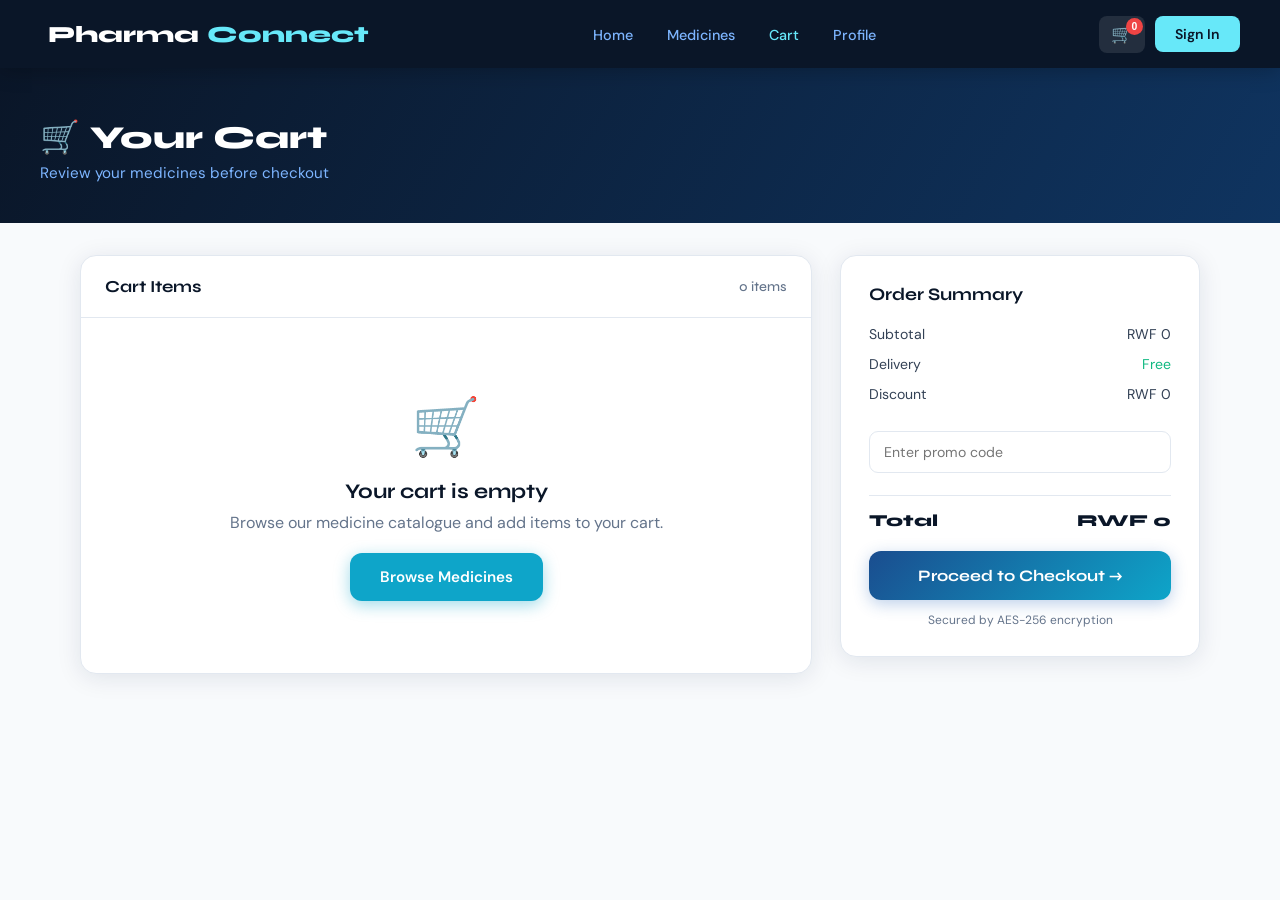
<file: Frontend/cart.html>
<!DOCTYPE html>
<html lang="en">
<head>
  <meta charset="UTF-8"/>
  <meta name="viewport" content="width=device-width, initial-scale=1.0"/>
  <title>PharmaConnect — Cart</title>
  <link href="https://fonts.googleapis.com/css2?family=Syne:wght@400;600;700;800&family=DM+Sans:wght@300;400;500&display=swap" rel="stylesheet"/>
  <link rel="stylesheet" href="../css/style.css"/>
  
  
  
</head>
<body>

<nav>
  <div class="nav-logo" onclick="window.location='index.html'">
    <span></span>Pharma<span>Connect</span>
  </div>
  <ul class="nav-links">
    <li><a href="index.html">Home</a></li>
    <li><a href="medicine.html">Medicines</a></li>
    <li><a href="cart.html" class="active">Cart</a></li>
    <li><a href="profile.html">Profile</a></li>
  </ul>
  <div class="nav-right">
    <button class="cart-btn" onclick="window.location='cart.html'">🛒<span class="cart-badge" id="cart-count">0</span></button>
    <button class="btn-nav-login" onclick="window.location='login.html'">Sign In</button>
  </div>
</nav>

<div class="toast" id="toast"><span></span><span id="toast-msg"></span></div>

<div class="page-header">
  <h1>🛒 Your Cart</h1>
  <p>Review your medicines before checkout</p>
</div>

<div class="cart-layout">
  <div>
    <div class="cart-items-wrap">
      <div class="cart-items-header">
        <span>Cart Items</span>
        <span id="cart-item-count" style="font-size:.85rem;color:var(--gray-500);font-weight:500;">0 items</span>
      </div>
      <div id="cart-items-list"></div>
    </div>
  </div>
  <div>
    <div class="order-summary">
      <h3>Order Summary</h3>
      <div class="summary-row"><span>Subtotal</span><span id="summary-sub">RWF 0</span></div>
      <div class="summary-row"><span>Delivery</span><span style="color:var(--green)">Free</span></div>
      <div class="summary-row"><span>Discount</span><span>RWF 0</span></div>
      <input class="promo-input" type="text" placeholder="Enter promo code">
      <div class="summary-row total"><span>Total</span><span id="summary-total">RWF 0</span></div>
      <button class="checkout-btn" onclick="checkout()">Proceed to Checkout →</button>
      <p style="font-size:.75rem;color:var(--gray-500);text-align:center;margin-top:12px;">Secured by AES-256 encryption</p>
    </div>
  </div>
</div>

<script src="../js/cart.js"></script>
</body>
</html>
</file>
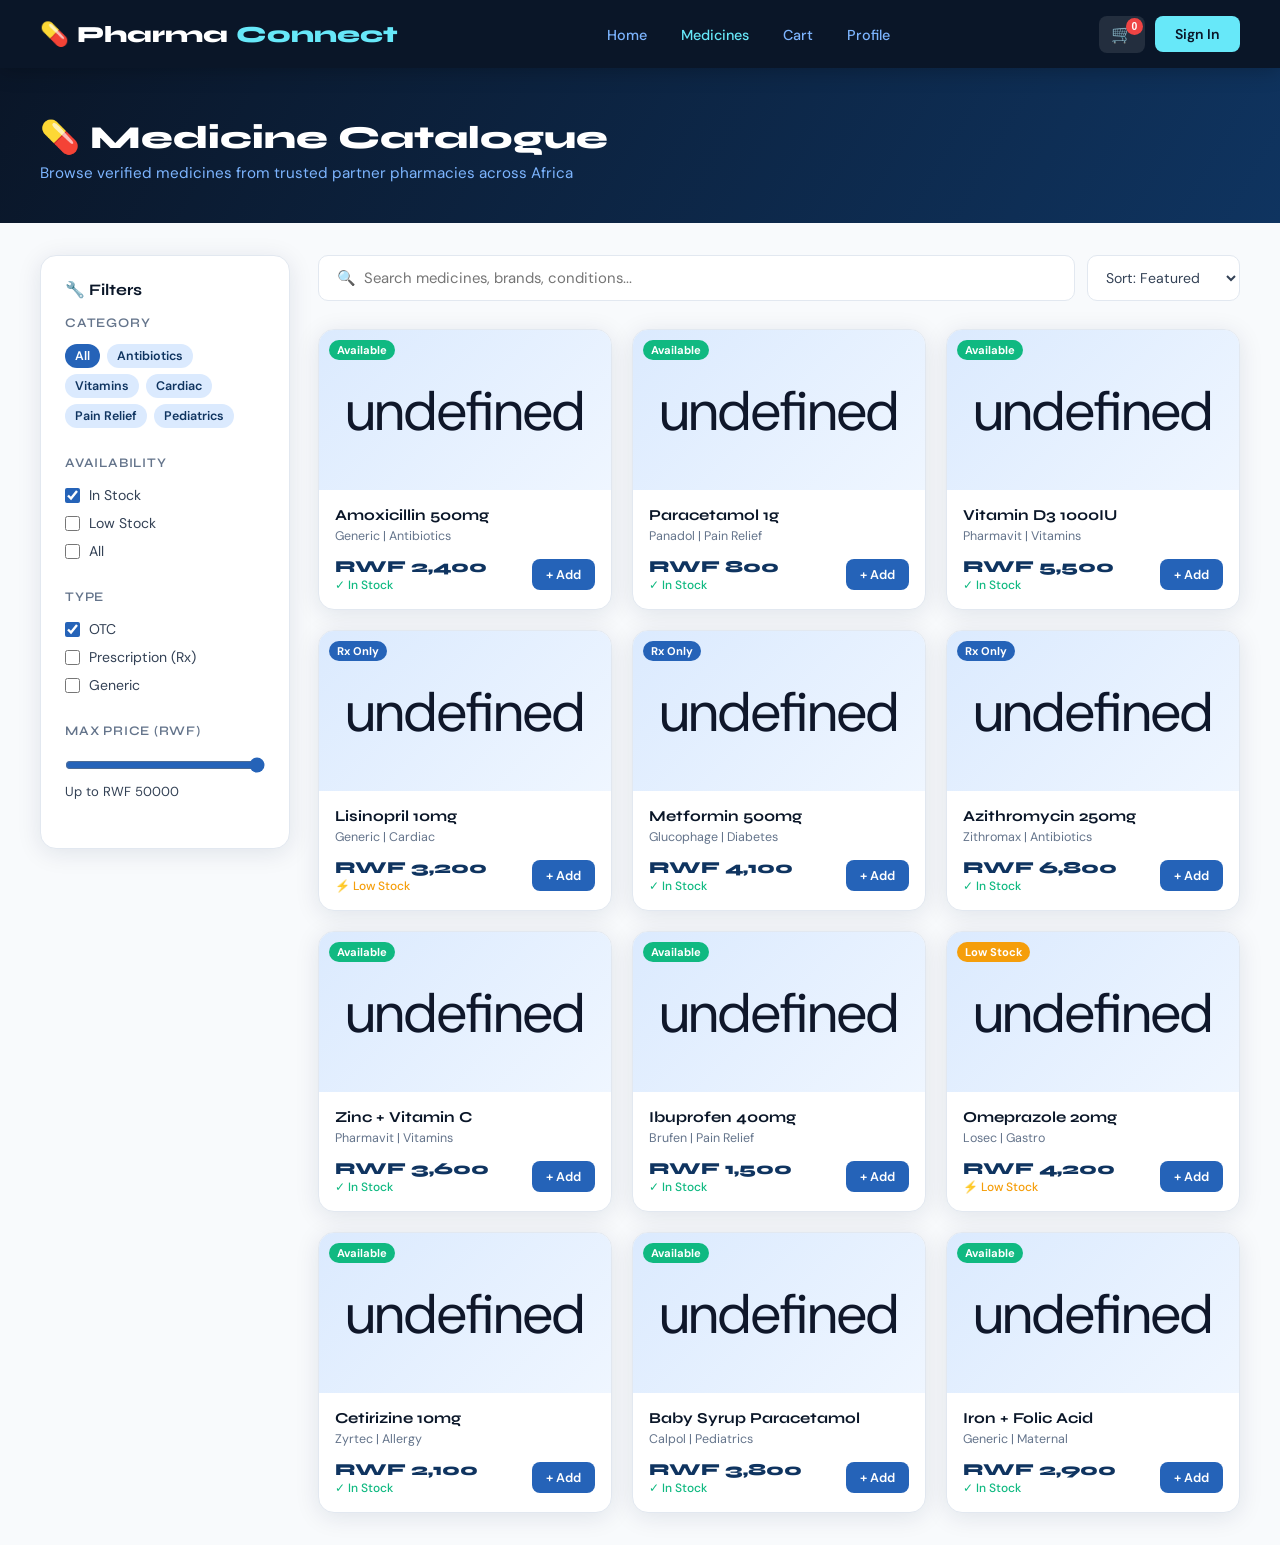
<file: Frontend/medecine.html>
<!DOCTYPE html>
<html lang="en">
<head>
  <meta charset="UTF-8"/>
  <meta name="viewport" content="width=device-width, initial-scale=1.0"/>
  <title>PharmaConnect — Medicines</title>
  <link href="https://fonts.googleapis.com/css2?family=Syne:wght@400;600;700;800&family=DM+Sans:wght@300;400;500&display=swap" rel="stylesheet"/>
  <link rel="stylesheet" href="../css/style.css"/>
  
  
  
</head>
<body>

<nav>
  <div class="nav-logo" onclick="window.location='index.html'">
    <span>💊</span>Pharma<span>Connect</span>
  </div>
  <ul class="nav-links">
    <li><a href="index.html">Home</a></li>
    <li><a href="medicine.html" class="active">Medicines</a></li>
    <li><a href="cart.html">Cart</a></li>
    <li><a href="profile.html">Profile</a></li>
  </ul>
  <div class="nav-right">
    <button class="cart-btn" onclick="window.location='cart.html'">🛒<span class="cart-badge" id="cart-count">0</span></button>
    <button class="btn-nav-login" onclick="window.location='login.html'">Sign In</button>
  </div>
</nav>

<div class="toast" id="toast"><span>✅</span><span id="toast-msg"></span></div>

<div class="page-header">
  <h1>💊 Medicine Catalogue</h1>
  <p>Browse verified medicines from trusted partner pharmacies across Africa</p>
</div>

<div class="medicine-layout">
  <aside class="filter-sidebar">
    <h3>🔧 Filters</h3>
    <div class="filter-group">
      <h3 class="filter-label">Category</h3>
      <div>
        <div class="filter-tag active" onclick="toggleTag(this)">All</div>
        <div class="filter-tag" onclick="toggleTag(this)">Antibiotics</div>
        <div class="filter-tag" onclick="toggleTag(this)">Vitamins</div>
        <div class="filter-tag" onclick="toggleTag(this)">Cardiac</div>
        <div class="filter-tag" onclick="toggleTag(this)">Pain Relief</div>
        <div class="filter-tag" onclick="toggleTag(this)">Pediatrics</div>
      </div>
    </div>
    <div class="filter-group">
      <h3 class="filter-label">Availability</h3>
      <label><input type="checkbox" checked> In Stock</label>
      <label><input type="checkbox"> Low Stock</label>
      <label><input type="checkbox"> All</label>
    </div>
    <div class="filter-group">
      <h3 class="filter-label">Type</h3>
      <label><input type="checkbox" checked> OTC</label>
      <label><input type="checkbox"> Prescription (Rx)</label>
      <label><input type="checkbox"> Generic</label>
    </div>
    <div class="filter-group">
      <h3 class="filter-label">Max Price (RWF)</h3>
      <input type="range" class="price-range" min="0" max="50000" value="50000"
        oninput="document.getElementById('price-val').textContent=this.value">
      <div style="font-size:.82rem;color:var(--gray-700);margin-top:5px;">
        Up to RWF <span id="price-val">50000</span>
      </div>
    </div>
  </aside>
  <div>
    <div class="search-bar-wrap">
      <input class="search-input" type="text" id="search-input" placeholder="🔍  Search medicines, brands, conditions...">
      <select class="sort-select" id="sort-select">
        <option>Sort: Featured</option>
        <option>Price: Low–High</option>
        <option>Price: High–Low</option>
        <option>Alphabetical</option>
      </select>
    </div>
    <div class="medicines-grid" id="med-grid"></div>
  </div>
</div>

<script src="../js/medicine.js"></script>
</body>
</html>
</file>
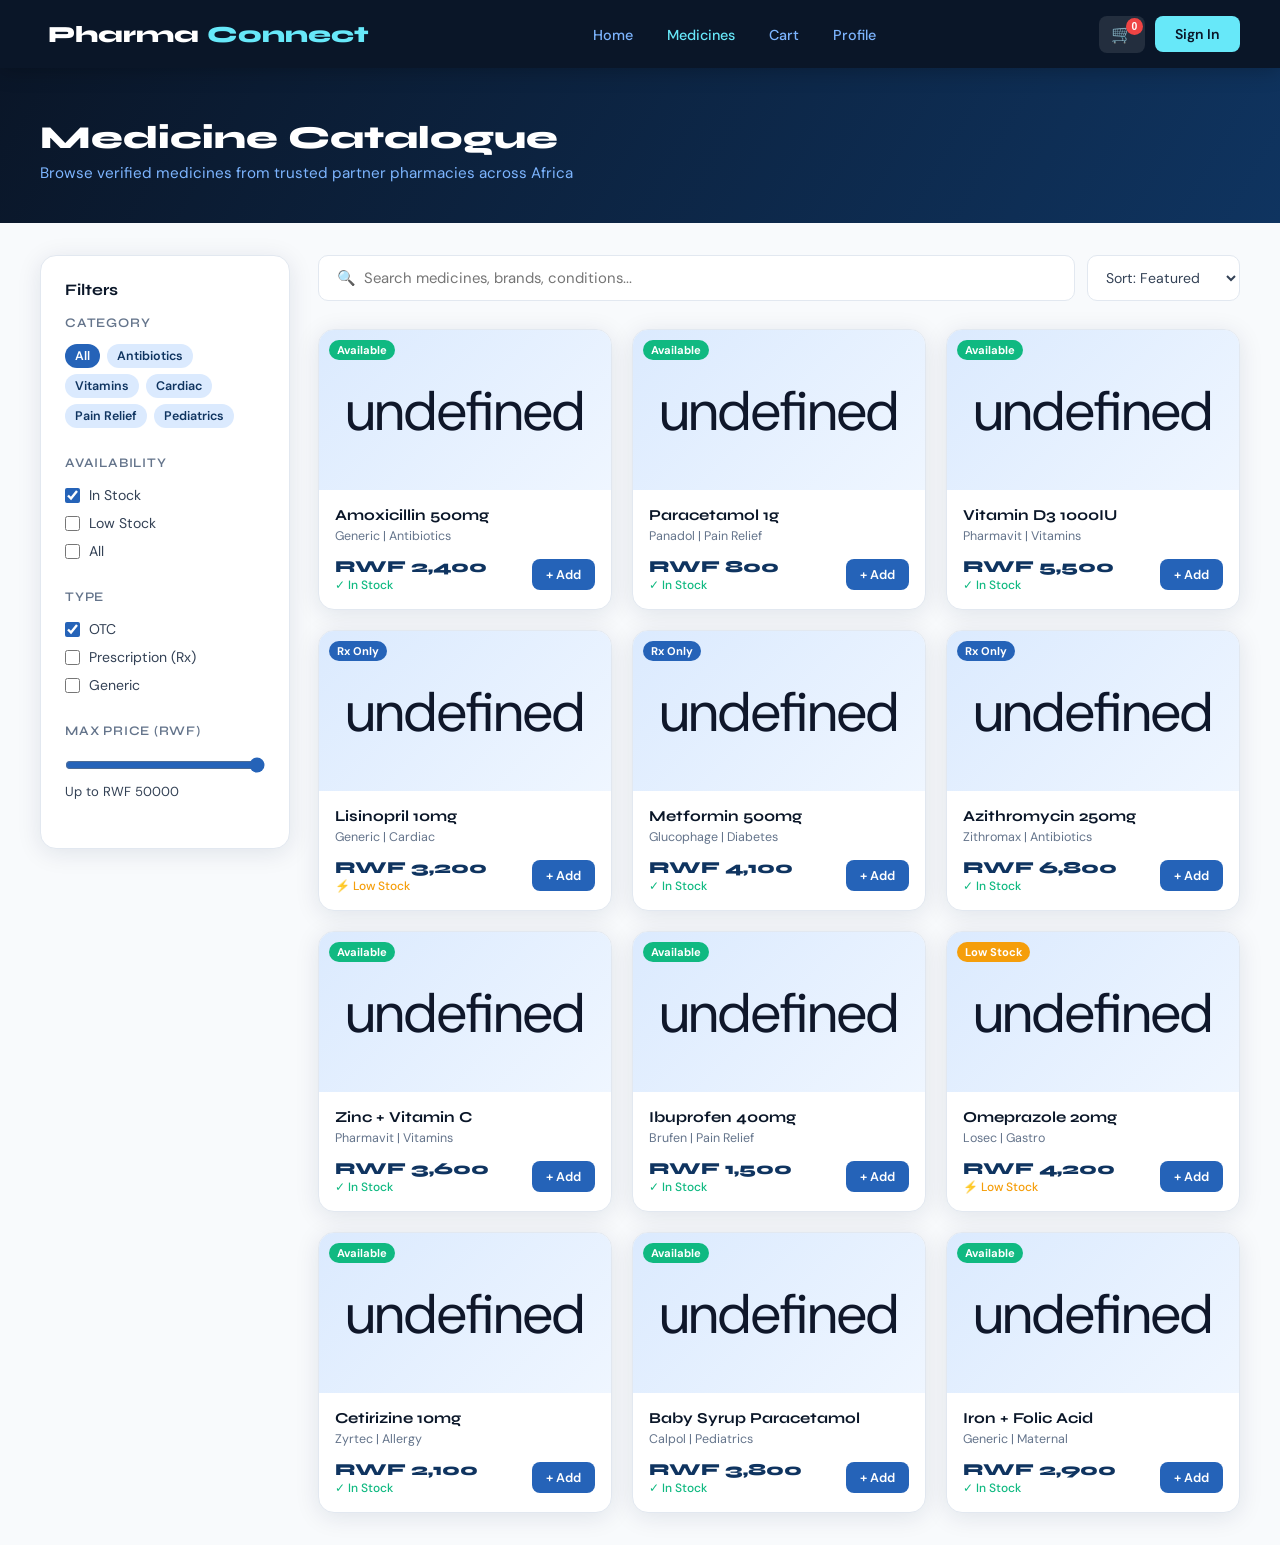
<file: Frontend/medicine.html>
<!DOCTYPE html>
<html lang="en">
<head>
  <meta charset="UTF-8"/>
  <meta name="viewport" content="width=device-width, initial-scale=1.0"/>
  <title>PharmaConnect — Medicines</title>
  <link href="https://fonts.googleapis.com/css2?family=Syne:wght@400;600;700;800&family=DM+Sans:wght@300;400;500&display=swap" rel="stylesheet"/>
  <link rel="stylesheet" href="../css/style.css"/>
  
  
  
</head>
<body>

<nav>
  <div class="nav-logo" onclick="window.location='index.html'">
    <span></span>Pharma<span>Connect</span>
  </div>
  <ul class="nav-links">
    <li><a href="index.html">Home</a></li>
    <li><a href="medicine.html" class="active">Medicines</a></li>
    <li><a href="cart.html">Cart</a></li>
    <li><a href="profile.html">Profile</a></li>
  </ul>
  <div class="nav-right">
    <button class="cart-btn" onclick="window.location='cart.html'">🛒<span class="cart-badge" id="cart-count">0</span></button>
    <button class="btn-nav-login" onclick="window.location='login.html'">Sign In</button>
  </div>
</nav>

<div class="toast" id="toast"><span></span><span id="toast-msg"></span></div>

<div class="page-header">
  <h1>Medicine Catalogue</h1>
  <p>Browse verified medicines from trusted partner pharmacies across Africa</p>
</div>

<div class="medicine-layout">
  <aside class="filter-sidebar">
    <h3>Filters</h3>
    <div class="filter-group">
      <h3 class="filter-label">Category</h3>
      <div>
        <div class="filter-tag active" onclick="toggleTag(this)">All</div>
        <div class="filter-tag" onclick="toggleTag(this)">Antibiotics</div>
        <div class="filter-tag" onclick="toggleTag(this)">Vitamins</div>
        <div class="filter-tag" onclick="toggleTag(this)">Cardiac</div>
        <div class="filter-tag" onclick="toggleTag(this)">Pain Relief</div>
        <div class="filter-tag" onclick="toggleTag(this)">Pediatrics</div>
      </div>
    </div>
    <div class="filter-group">
      <h3 class="filter-label">Availability</h3>
      <label><input type="checkbox" checked> In Stock</label>
      <label><input type="checkbox"> Low Stock</label>
      <label><input type="checkbox"> All</label>
    </div>
    <div class="filter-group">
      <h3 class="filter-label">Type</h3>
      <label><input type="checkbox" checked> OTC</label>
      <label><input type="checkbox"> Prescription (Rx)</label>
      <label><input type="checkbox"> Generic</label>
    </div>
    <div class="filter-group">
      <h3 class="filter-label">Max Price (RWF)</h3>
      <input type="range" class="price-range" min="0" max="50000" value="50000"
        oninput="document.getElementById('price-val').textContent=this.value">
      <div style="font-size:.82rem;color:var(--gray-700);margin-top:5px;">
        Up to RWF <span id="price-val">50000</span>
      </div>
    </div>
  </aside>
  <div>
    <div class="search-bar-wrap">
      <input class="search-input" type="text" id="search-input" placeholder="🔍  Search medicines, brands, conditions...">
      <select class="sort-select" id="sort-select">
        <option>Sort: Featured</option>
        <option>Price: Low–High</option>
        <option>Price: High–Low</option>
        <option>Alphabetical</option>
      </select>
    </div>
    <div class="medicines-grid" id="med-grid"></div>
  </div>
</div>

<script src="../js/medicine.js"></script>
</body>
</html>
</file>
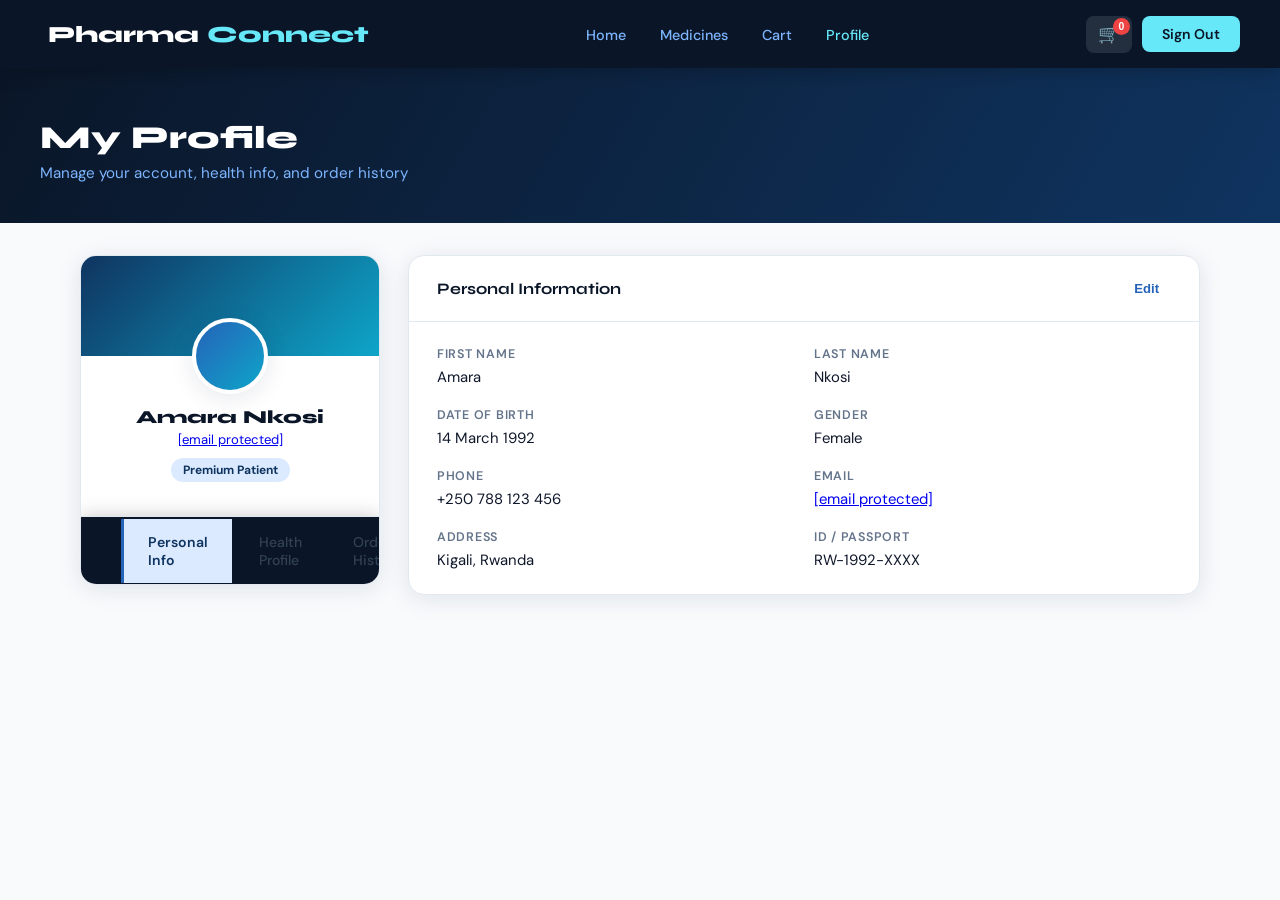
<file: Frontend/profile.html>
<!DOCTYPE html>
<html lang="en">
<head>
  <meta charset="UTF-8"/>
  <meta name="viewport" content="width=device-width, initial-scale=1.0"/>
  <title>PharmaConnect — Profile</title>
  <link href="https://fonts.googleapis.com/css2?family=Syne:wght@400;600;700;800&family=DM+Sans:wght@300;400;500&display=swap" rel="stylesheet"/>
  <link rel="stylesheet" href="../css/style.css"/>
  
  
  
</head>
<body>

<nav>
  <div class="nav-logo" onclick="window.location='index.html'">
    <span></span>Pharma<span>Connect</span>
  </div>
  <ul class="nav-links">
    <li><a href="index.html">Home</a></li>
    <li><a href="medicine.html">Medicines</a></li>
    <li><a href="cart.html">Cart</a></li>
    <li><a href="profile.html" class="active">Profile</a></li>
  </ul>
  <div class="nav-right">
    <button class="cart-btn" onclick="window.location='cart.html'">🛒<span class="cart-badge" id="cart-count">0</span></button>
    <button class="btn-nav-login" onclick="logout()">Sign Out</button>
  </div>
</nav>

<div class="toast" id="toast"><span></span><span id="toast-msg"></span></div>

<div class="page-header">
  <h1>My Profile</h1>
  <p>Manage your account, health info, and order history</p>
</div>

<div class="profile-layout">
  <aside>
    <div class="profile-card">
      <div class="profile-cover"></div>
      <div class="profile-avatar-wrap">
        <div class="profile-avatar"></div>
        <div class="profile-name" id="p-name">Amara Nkosi</div>
        <div class="profile-email" id="p-email"><a href="/cdn-cgi/l/email-protection" class="__cf_email__" data-cfemail="7d1c101c0f1c531316120e143d18101c1411531e1210">[email&#160;protected]</a></div>
        <div class="profile-badge">Premium Patient</div>
      </div>
      <nav class="profile-nav">
        <div class="profile-nav-item active" onclick="selectTab(this,'pTab-personal')">Personal Info</div>
        <div class="profile-nav-item" onclick="selectTab(this,'pTab-health')">Health Profile</div>
        <div class="profile-nav-item" onclick="selectTab(this,'pTab-orders')">Order History</div>
        <div class="profile-nav-item" onclick="selectTab(this,'pTab-prescriptions')">Prescriptions</div>
        <div class="profile-nav-item" onclick="selectTab(this,'pTab-settings')">Settings</div>
      </nav>
    </div>
  </aside>

  <div class="profile-content">

    <div id="pTab-personal">
      <div class="content-card">
        <div class="content-card-header">Personal Information
          <button class="edit-btn" onclick="toggleEdit('personal-info')">Edit</button>
        </div>
        <div class="info-grid" id="personal-info-view">
          <div class="info-field"><label>First Name</label><div class="value">Amara</div></div>
          <div class="info-field"><label>Last Name</label><div class="value">Nkosi</div></div>
          <div class="info-field"><label>Date of Birth</label><div class="value">14 March 1992</div></div>
          <div class="info-field"><label>Gender</label><div class="value">Female</div></div>
          <div class="info-field"><label>Phone</label><div class="value">+250 788 123 456</div></div>
          <div class="info-field"><label>Email</label><div class="value"><a href="/cdn-cgi/l/email-protection" class="__cf_email__" data-cfemail="1d7c707c6f7c337376726e745d78707c7471337e7270">[email&#160;protected]</a></div></div>
          <div class="info-field"><label>Address</label><div class="value">Kigali, Rwanda</div></div>
          <div class="info-field"><label>ID / Passport</label><div class="value">RW-1992-XXXX</div></div>
        </div>
        <div class="info-grid" id="personal-info-edit" style="display:none;">
          <div class="info-field"><label>First Name</label><input class="form-input" value="Amara"></div>
          <div class="info-field"><label>Last Name</label><input class="form-input" value="Nkosi"></div>
          <div class="info-field"><label>Date of Birth</label><input class="form-input" type="date" value="1992-03-14"></div>
          <div class="info-field"><label>Gender</label><input class="form-input" value="Female"></div>
          <div class="info-field"><label>Phone</label><input class="form-input" value="+250 788 123 456"></div>
          <div class="info-field"><label>Email</label><input class="form-input" value="amara.nkosi@email.com"></div>
          <div class="info-field"><label>Address</label><input class="form-input" value="Kigali, Rwanda"></div>
          <div class="info-field"><label>ID / Passport</label><input class="form-input" value="RW-1992-XXXX"></div>
          <div style="grid-column:span 2;display:flex;gap:10px;margin-top:4px;">
            <button class="btn-primary" style="font-size:.88rem;padding:10px 22px;" onclick="saveEdit('personal-info')">Save Changes</button>
            <button class="btn-cancel" onclick="cancelEdit('personal-info')">Cancel</button>
          </div>
        </div>
      </div>
    </div>

    <div id="pTab-health" style="display:none;">
      <div class="content-card">
        <div class="content-card-header">Health Profile</div>
        <div class="info-grid">
          <div class="info-field"><label>Blood Type</label><div class="value">O+</div></div>
          <div class="info-field"><label>Weight</label><div class="value">62 kg</div></div>
          <div class="info-field"><label>Height</label><div class="value">165 cm</div></div>
          <div class="info-field"><label>Chronic Conditions</label><div class="value">None</div></div>
        </div>
      </div>
      <div class="content-card" style="margin-top:16px;">
        <div class="content-card-header">Known Allergies</div>
        <div style="padding:20px 28px;display:flex;gap:8px;flex-wrap:wrap;">
          <span class="allergy-tag">Penicillin</span>
          <span class="allergy-tag">Sulfonamides</span>
        </div>
      </div>
    </div>

    <div id="pTab-orders" style="display:none;">
      <div class="content-card">
        <div class="content-card-header">Order History</div>
        <div class="order-history-list">
          <div class="order-row"><div class="order-icon"></div><div class="order-info"><h4>Amoxicillin 500mg × 2</h4><p>Order #PC-2025-1842 · Jan 12, 2025</p></div><span class="order-status delivered">Delivered</span></div>
          <div class="order-row"><div class="order-icon"></div><div class="order-info"><h4>Vitamin D3 + Zinc Kit</h4><p>Order #PC-2025-1901 · Jan 20, 2025</p></div><span class="order-status shipped">Shipped</span></div>
          <div class="order-row"><div class="order-icon"></div><div class="order-info"><h4>Lisinopril 10mg × 1</h4><p>Order #PC-2025-1953 · Jan 25, 2025</p></div><span class="order-status processing">Processing</span></div>
        </div>
      </div>
    </div>

    <div id="pTab-prescriptions" style="display:none;">
      <div class="content-card">
        <div class="content-card-header">Active Prescriptions</div>
        <div class="order-history-list">
          <div class="order-row"><div class="order-icon"></div><div class="order-info"><h4>Amoxicillin 500mg — 3× daily</h4><p>Dr. Mugisha · Expires: 10 Feb 2025</p></div><span class="order-status delivered">Active</span></div>
          <div class="order-row"><div class="order-icon"></div><div class="order-info"><h4>Paracetamol 1g — PRN</h4><p>Dr. Uwimana · Expires: 28 Feb 2025</p></div><span class="order-status processing">Active</span></div>
        </div>
      </div>
    </div>

    <div id="pTab-settings" style="display:none;">
      <div class="content-card">
        <div class="content-card-header">Account Settings</div>
        <div style="padding:24px 28px;">
          <div style="margin-bottom:18px;">
            <label style="font-size:.82rem;font-weight:600;color:var(--gray-700);display:block;margin-bottom:6px;">Language</label>
            <select class="form-input" style="cursor:pointer;">
              <option>English</option><option>Français</option><option>Kinyarwanda</option>
            </select>
          </div>
          <button class="btn-primary" style="font-size:.88rem;padding:10px 24px;">Save Settings</button>
          <div style="margin-top:28px;padding-top:20px;border-top:1px solid var(--gray-200);">
</file>
<file: css/style.css>
/* ══════════════════════════════════════════════
   style.css — PharmaConnect (All Pages)
   ══════════════════════════════════════════════ */

/* ── Variables & Reset ── */
:root {
  --blue-900: #0a1628;
  --blue-800: #0d2240;
  --blue-700: #0f3460;
  --blue-600: #1a4d8f;
  --blue-500: #2563b8;
  --blue-400: #3b82f6;
  --blue-300: #7db5ff;
  --blue-100: #dbeafe;
  --teal: #0ea5c9;
  --teal-light: #67e8f9;
  --white: #ffffff;
  --gray-50: #f8fafc;
  --gray-100: #f0f4f8;
  --gray-200: #e2e8f0;
  --gray-500: #64748b;
  --gray-700: #334155;
  --gray-900: #0f172a;
  --green: #10b981;
  --orange: #f59e0b;
  --red: #ef4444;
  --font-head: 'Syne', sans-serif;
  --font-body: 'DM Sans', sans-serif;
  --radius: 16px;
  --shadow: 0 4px 24px rgba(13,34,64,0.10);
  --shadow-lg: 0 12px 48px rgba(13,34,64,0.18);
}

*, *::before, *::after { box-sizing: border-box; margin: 0; padding: 0; }

body {
  font-family: var(--font-body);
  background: var(--gray-50);
  color: var(--gray-900);
  min-height: 100vh;
}

/* ── Shared Buttons ── */
.btn-primary {
  background: var(--teal);
  color: var(--white);
  font-family: var(--font-body);
  font-size: 0.95rem;
  font-weight: 600;
  border: none;
  border-radius: 12px;
  padding: 14px 30px;
  cursor: pointer;
  transition: transform .15s, box-shadow .15s;
  box-shadow: 0 4px 16px rgba(14,165,201,.4);
}
.btn-primary:hover { transform: translateY(-2px); box-shadow: 0 8px 24px rgba(14,165,201,.5); }

.btn-outline {
  background: transparent;
  color: var(--white);
  font-family: var(--font-body);
  font-size: 0.95rem;
  font-weight: 500;
  border: 1px solid rgba(255,255,255,.35);
  border-radius: 12px;
  padding: 14px 30px;
  cursor: pointer;
  transition: background .2s;
}
.btn-outline:hover { background: rgba(255,255,255,.08); }

.btn-cancel {
  background: none;
  border: 1px solid var(--gray-200);
  border-radius: 12px;
  padding: 10px 22px;
  cursor: pointer;
  font-size: .88rem;
  font-family: var(--font-body);
  color: var(--gray-700);
}

/* ── Page Header ── */
.page-header {
  background: linear-gradient(120deg, var(--blue-900), var(--blue-700));
  padding: 50px 40px 40px;
}
.page-header h1 {
  font-family: var(--font-head);
  font-size: 2rem;
  font-weight: 800;
  color: var(--white);
  margin-bottom: 6px;
}
.page-header p { color: var(--blue-300); font-size: 0.95rem; }

/* ── Toast ── */
.toast {
  position: fixed;
  bottom: 28px; right: 28px;
  background: var(--blue-900);
  color: var(--white);
  padding: 14px 20px;
  border-radius: 12px;
  font-size: 0.88rem;
  font-weight: 500;
  box-shadow: var(--shadow-lg);
  display: flex;
  align-items: center;
  gap: 10px;
  z-index: 999;
  transform: translateY(20px);
  opacity: 0;
  transition: all .3s ease;
  pointer-events: none;
}
.toast.show { transform: translateY(0); opacity: 1; }

/* ── Footer ── */
footer {
  background: var(--blue-900);
  color: var(--blue-300);
  text-align: center;
  padding: 32px 40px;
  font-size: 0.83rem;
}
footer strong { color: var(--teal-light); font-family: var(--font-head); }

/* ══════════════════════
   NAV
   ══════════════════════ */
nav {
  background: var(--blue-900);
  display: flex;
  align-items: center;
  justify-content: space-between;
  padding: 0 40px;
  height: 68px;
  position: sticky;
  top: 0;
  z-index: 100;
  box-shadow: 0 2px 20px rgba(0,0,0,0.25);
}
.nav-logo {
  font-family: var(--font-head);
  font-size: 1.45rem;
  font-weight: 800;
  color: var(--white);
  cursor: pointer;
  display: flex;
  align-items: center;
  gap: 8px;
}
.nav-logo span { color: var(--teal-light); }
.nav-links { display: flex; gap: 6px; align-items: center; list-style: none; }
.nav-links li a {
  font-family: var(--font-body);
  font-size: 0.9rem;
  font-weight: 500;
  color: var(--blue-300);
  padding: 8px 14px;
  border-radius: 8px;
  text-decoration: none;
  transition: color .2s, background .2s;
}
.nav-links li a:hover { color: var(--white); background: rgba(255,255,255,.08); }
.nav-links li a.active { color: var(--teal-light); }
.nav-right { display: flex; align-items: center; gap: 10px; }
.btn-nav-login {
  font-family: var(--font-body);
  font-size: 0.88rem;
  font-weight: 600;
  color: var(--blue-900);
  background: var(--teal-light);
  border: none;
  border-radius: 8px;
  padding: 9px 20px;
  cursor: pointer;
  transition: opacity .2s;
}
.btn-nav-login:hover { opacity: .88; }
.cart-btn {
  background: rgba(255,255,255,.1);
  border: none;
  color: var(--white);
  font-size: 1.1rem;
  padding: 8px 12px;
  border-radius: 8px;
  cursor: pointer;
  position: relative;
  transition: background .2s;
}
.cart-btn:hover { background: rgba(255,255,255,.18); }
.cart-badge {
  position: absolute;
  top: 2px; right: 2px;
  background: var(--red);
  color: #fff;
  font-size: 0.65rem;
  font-weight: 700;
  width: 17px; height: 17px;
  border-radius: 50%;
  display: flex; align-items: center; justify-content: center;
}

/* ══════════════════════
   HOME PAGE
   ══════════════════════ */
body.home { background: var(--blue-900); }

.hero {
  background: linear-gradient(135deg, var(--blue-900) 0%, var(--blue-700) 55%, var(--blue-500) 100%);
  padding: 0 40px;
  text-align: center;
  position: relative;
  overflow: hidden;
  min-height: calc(100vh - 68px);
  display: flex;
  flex-direction: column;
  align-items: center;
  justify-content: center;
}
.hero::before {
  content: '';
  position: absolute; inset: 0;
  background: radial-gradient(ellipse 70% 60% at 70% 40%, rgba(14,165,201,.18) 0%, transparent 70%);
}
.hero-tag {
  display: inline-flex;
  align-items: center;
  gap: 6px;
  background: rgba(103,232,249,.12);
  border: 1px solid rgba(103,232,249,.3);
  color: var(--teal-light);
  font-size: 0.8rem;
  font-weight: 600;
  letter-spacing: .08em;
  text-transform: uppercase;
  padding: 6px 14px;
  border-radius: 100px;
  margin-bottom: 24px;
  position: relative;
}
.hero h1 {
  font-family: var(--font-head);
  font-size: clamp(2.2rem, 5vw, 3.6rem);
  font-weight: 800;
  color: var(--white);
  line-height: 1.12;
  margin-bottom: 20px;
  position: relative;
}
.hero h1 em { color: var(--teal-light); font-style: normal; }
.hero p {
  font-size: 1.1rem;
  color: var(--blue-100);
  max-width: 560px;
  margin: 0 auto 36px;
  line-height: 1.65;
  font-weight: 300;
  position: relative;
}
.hero-btns { display: flex; gap: 14px; justify-content: center; flex-wrap: wrap; position: relative; }

/* ══════════════════════
   MEDICINE PAGE
   ══════════════════════ */
.medicine-layout {
  display: grid;
  grid-template-columns: 250px 1fr;
  gap: 28px;
  padding: 32px 40px;
  max-width: 1300px;
  margin: 0 auto;
}
.filter-sidebar {
  background: var(--white);
  border-radius: var(--radius);
  padding: 24px;
  box-shadow: var(--shadow);
  height: fit-content;
  border: 1px solid var(--gray-200);
}
.filter-sidebar h3 { font-family: var(--font-head); font-size: 1rem; font-weight: 700; color: var(--blue-900); margin-bottom: 16px; }
.filter-label { font-size: .82rem !important; color: var(--gray-500) !important; font-weight: 600 !important; letter-spacing: .06em; text-transform: uppercase; margin-bottom: 10px !important; }
.filter-group { margin-bottom: 24px; }
.filter-group label { display: flex; align-items: center; gap: 9px; font-size: 0.88rem; color: var(--gray-700); cursor: pointer; padding: 5px 0; }
.filter-group input[type=checkbox] { accent-color: var(--blue-500); width: 15px; height: 15px; }
.price-range { width: 100%; accent-color: var(--blue-500); margin-top: 8px; }
.filter-tag { display: inline-block; background: var(--blue-100); color: var(--blue-700); font-size: 0.78rem; font-weight: 600; padding: 4px 10px; border-radius: 100px; margin: 3px 3px 3px 0; cursor: pointer; transition: background .2s; }
.filter-tag:hover, .filter-tag.active { background: var(--blue-500); color: var(--white); }
.search-bar-wrap { display: flex; gap: 12px; margin-bottom: 28px; align-items: center; }
.search-input { flex: 1; padding: 12px 18px; border: 1.5px solid var(--gray-200); border-radius: 10px; font-family: var(--font-body); font-size: 0.93rem; outline: none; transition: border-color .2s; background: var(--white); }
.search-input:focus { border-color: var(--blue-400); }
.sort-select { padding: 12px 14px; border: 1.5px solid var(--gray-200); border-radius: 10px; font-family: var(--font-body); font-size: 0.88rem; color: var(--gray-700); outline: none; cursor: pointer; background: var(--white); }
.medicines-grid { display: grid; grid-template-columns: repeat(auto-fill, minmax(220px, 1fr)); gap: 20px; }
.medicine-card { background: var(--white); border-radius: var(--radius); overflow: hidden; box-shadow: var(--shadow); border: 1px solid var(--gray-200); transition: transform .2s, box-shadow .2s; cursor: pointer; }
.medicine-card:hover { transform: translateY(-4px); box-shadow: var(--shadow-lg); }
.medicine-img { height: 160px; background: linear-gradient(135deg, #dbeafe, #eff6ff); display: flex; align-items: center; justify-content: center; position: relative; font-size: 3.5rem; }
.medicine-badge { position: absolute; top: 10px; left: 10px; background: var(--green); color: #fff; font-size: 0.7rem; font-weight: 700; padding: 3px 8px; border-radius: 100px; }
.medicine-badge.rx { background: var(--blue-500); }
.medicine-badge.low { background: var(--orange); }
.medicine-info { padding: 16px; }
.medicine-info h4 { font-family: var(--font-head); font-size: 0.95rem; font-weight: 700; color: var(--blue-900); margin-bottom: 4px; }
.medicine-info .brand { font-size: 0.78rem; color: var(--gray-500); margin-bottom: 10px; }
.medicine-footer { display: flex; justify-content: space-between; align-items: center; margin-top: 12px; }
.medicine-price { font-family: var(--font-head); font-size: 1.05rem; font-weight: 800; color: var(--blue-700); }
.add-cart-btn { background: var(--blue-500); color: #fff; border: none; border-radius: 8px; padding: 7px 14px; font-size: 0.8rem; font-weight: 600; cursor: pointer; transition: background .2s; font-family: var(--font-body); }
.add-cart-btn:hover { background: var(--blue-700); }
.stock-indicator { font-size: 0.75rem; font-weight: 500; }
.stock-indicator.in  { color: var(--green); }
.stock-indicator.low { color: var(--orange); }
.stock-indicator.out { color: var(--red); }

/* ══════════════════════
   CART PAGE
   ══════════════════════ */
.cart-layout { display: grid; grid-template-columns: 1fr 360px; gap: 28px; padding: 32px 40px; max-width: 1200px; margin: 0 auto; }
.cart-items-wrap { background: var(--white); border-radius: var(--radius); box-shadow: var(--shadow); border: 1px solid var(--gray-200); overflow: hidden; }
.cart-items-header { padding: 20px 24px; border-bottom: 1px solid var(--gray-200); font-family: var(--font-head); font-size: 1.05rem; font-weight: 700; color: var(--blue-900); display: flex; justify-content: space-between; align-items: center; }
.cart-item { display: flex; align-items: center; gap: 16px; padding: 16px 24px; border-bottom: 1px solid var(--gray-100); transition: background .15s; }
.cart-item:hover { background: var(--gray-50); }
.cart-item-icon { width: 58px; height: 58px; border-radius: 12px; background: linear-gradient(135deg, var(--blue-100), #dbeafe); display: flex; align-items: center; justify-content: center; font-size: 1.8rem; flex-shrink: 0; }
.cart-item-info { flex: 1; }
.cart-item-info h4 { font-family: var(--font-head); font-size: 0.93rem; font-weight: 700; color: var(--blue-900); margin-bottom: 3px; }
.cart-item-info p { font-size: 0.8rem; color: var(--gray-500); }
.qty-control { display: flex; align-items: center; gap: 8px; }
.qty-btn { width: 28px; height: 28px; border-radius: 7px; border: 1.5px solid var(--gray-200); background: var(--white); cursor: pointer; font-size: 1rem; font-weight: 700; display: flex; align-items: center; justify-content: center; color: var(--blue-700); transition: border-color .2s, background .2s; }
.qty-btn:hover { border-color: var(--blue-400); background: var(--blue-100); }
.qty-value { font-family: var(--font-head); font-weight: 700; font-size: 0.95rem; min-width: 20px; text-align: center; }
.item-total { font-family: var(--font-head); font-weight: 800; font-size: 1rem; color: var(--blue-700); min-width: 70px; text-align: right; }
.remove-btn { background: none; border: none; cursor: pointer; color: var(--gray-500); font-size: 1rem; padding: 4px; border-radius: 6px; transition: color .2s, background .2s; }
.remove-btn:hover { color: var(--red); background: #fff1f1; }
.cart-empty { padding: 72px 40px; text-align: center; color: var(--gray-500); }
.cart-empty .empty-icon { font-size: 3.5rem; margin-bottom: 16px; }
.cart-empty h3 { font-family: var(--font-head); font-size: 1.3rem; font-weight: 700; color: var(--blue-900); margin-bottom: 8px; }
.order-summary { background: var(--white); border-radius: var(--radius); box-shadow: var(--shadow); border: 1px solid var(--gray-200); padding: 28px; height: fit-content; position: sticky; top: 88px; }
.order-summary h3 { font-family: var(--font-head); font-size: 1.1rem; font-weight: 700; color: var(--blue-900); margin-bottom: 20px; }
.summary-row { display: flex; justify-content: space-between; font-size: 0.88rem; margin-bottom: 12px; color: var(--gray-700); }
.summary-row.total { font-family: var(--font-head); font-size: 1.05rem; font-weight: 800; color: var(--blue-900); border-top: 1.5px solid var(--gray-200); padding-top: 14px; margin-top: 6px; }
.promo-input { width: 100%; padding: 11px 14px; border: 1.5px solid var(--gray-200); border-radius: 9px; font-family: var(--font-body); font-size: 0.88rem; margin: 16px 0; outline: none; }
.promo-input:focus { border-color: var(--blue-400); }
.checkout-btn { width: 100%; background: linear-gradient(135deg, var(--blue-600), var(--teal)); color: var(--white); border: none; border-radius: 12px; padding: 15px; font-family: var(--font-head); font-size: 1rem; font-weight: 700; cursor: pointer; transition: opacity .2s; margin-top: 8px; box-shadow: 0 4px 16px rgba(37,99,184,.3); }
.checkout-btn:hover { opacity: .9; }

/* ══════════════════════
   PROFILE PAGE
   ══════════════════════ */
.profile-layout { display: grid; grid-template-columns: 300px 1fr; gap: 28px; padding: 32px 40px; max-width: 1200px; margin: 0 auto; }
.profile-card { background: var(--white); border-radius: var(--radius); box-shadow: var(--shadow); border: 1px solid var(--gray-200); overflow: hidden; height: fit-content; }
.profile-cover { height: 100px; background: linear-gradient(135deg, var(--blue-700), var(--teal)); }
.profile-avatar-wrap { padding: 0 24px 24px; text-align: center; margin-top: -38px; }
.profile-avatar { width: 76px; height: 76px; border-radius: 50%; background: linear-gradient(135deg, var(--blue-500), var(--teal)); border: 4px solid var(--white); margin: 0 auto 12px; display: flex; align-items: center; justify-content: center; font-size: 1.9rem; box-shadow: var(--shadow); }
.profile-name { font-family: var(--font-head); font-size: 1.15rem; font-weight: 800; color: var(--blue-900); }
.profile-email { font-size: 0.82rem; color: var(--gray-500); margin-top: 3px; }
.profile-badge { display: inline-block; background: var(--blue-100); color: var(--blue-700); font-size: 0.75rem; font-weight: 700; padding: 4px 12px; border-radius: 100px; margin: 10px 0; }
.profile-nav { border-top: 1px solid var(--gray-200); }
.profile-nav-item { display: flex; align-items: center; gap: 12px; padding: 14px 24px; cursor: pointer; font-size: 0.88rem; font-weight: 500; color: var(--gray-700); transition: background .15s, color .15s; border-left: 3px solid transparent; }
.profile-nav-item:hover { background: var(--gray-50); color: var(--blue-700); }
.profile-nav-item.active { background: var(--blue-100); color: var(--blue-700); border-left-color: var(--blue-500); font-weight: 600; }
.profile-content { display: flex; flex-direction: column; gap: 20px; }
.content-card { background: var(--white); border-radius: var(--radius); box-shadow: var(--shadow); border: 1px solid var(--gray-200); overflow: hidden; }
.content-card-header { padding: 20px 28px; border-bottom: 1px solid var(--gray-200); font-family: var(--font-head); font-size: 1rem; font-weight: 700; color: var(--blue-900); display: flex; justify-content: space-between; align-items: center; }
.edit-btn { font-size: 0.82rem; font-weight: 600; color: var(--blue-500); background: none; border: none; cursor: pointer; padding: 5px 12px; border-radius: 7px; transition: background .15s; }
.edit-btn:hover { background: var(--blue-100); }
.info-grid { display: grid; grid-template-columns: 1fr 1fr; gap: 20px; padding: 24px 28px; }
.info-field label { font-size: 0.78rem; font-weight: 600; color: var(--gray-500); letter-spacing: .06em; text-transform: uppercase; display: block; }
.info-field .value { font-size: 0.93rem; color: var(--gray-900); margin-top: 5px; }
.form-input { width: 100%; padding: 10px 14px; border: 1.5px solid var(--gray-200); border-radius: 9px; font-family: var(--font-body); font-size: 0.9rem; margin-top: 5px; outline: none; transition: border-color .2s; }
.form-input:focus { border-color: var(--blue-400); }
.order-history-list { padding: 8px 28px 20px; }
.order-row { display: flex; align-items: center; gap: 16px; padding: 14px 0; border-bottom: 1px solid var(--gray-100); }
.order-row:last-child { border-bottom: none; }
.order-icon { width: 42px; height: 42px; border-radius: 10px; background: var(--blue-100); display: flex; align-items: center; justify-content: center; font-size: 1.1rem; flex-shrink: 0; }
.order-info { flex: 1; }
.order-info h4 { font-size: 0.88rem; font-weight: 600; color: var(--blue-900); }
.order-info p { font-size: 0.78rem; color: var(--gray-500); margin-top: 2px; }
.order-status { font-size: 0.75rem; font-weight: 700; padding: 4px 10px; border-radius: 100px; }
.order-status.delivered  { background: #d1fae5; color: #065f46; }
.order-status.processing { background: #dbeafe; color: var(--blue-700); }
.order-status.shipped    { background: #fef3c7; color: #92400e; }
.allergy-tag { background: #fee2e2; color: #991b1b; padding: 6px 14px; border-radius: 100px; font-size: .82rem; font-weight: 600; }
.btn-logout { background: none; border: 1px solid var(--red); color: var(--red); border-radius: 9px; padding: 10px 20px; cursor: pointer; font-size: .88rem; font-weight: 600; }

/* ══════════════════════
   LOGIN PAGE
   ══════════════════════ */
.auth-page { min-height: calc(100vh - 68px); display: flex; align-items: center; justify-content: center; background: linear-gradient(135deg, var(--blue-900) 0%, var(--blue-700) 50%, var(--blue-600) 100%); padding: 40px 20px; position: relative; overflow: hidden; }
.auth-page::before { content: ''; position: absolute; inset: 0; background: radial-gradient(ellipse 60% 80% at 80% 20%, rgba(14,165,201,.15) 0%, transparent 60%); }
.auth-card { background: var(--white); border-radius: 24px; padding: 48px 44px; width: 100%; max-width: 440px; box-shadow: 0 24px 64px rgba(0,0,0,.25); position: relative; z-index: 1; }
.auth-logo { font-family: var(--font-head); font-size: 1.35rem; font-weight: 800; color: var(--blue-900); text-align: center; margin-bottom: 6px; }
.auth-logo span { color: var(--teal); }
.auth-sub { text-align: center; font-size: 0.88rem; color: var(--gray-500); margin-bottom: 32px; }
.auth-tabs { display: flex; background: var(--gray-100); border-radius: 10px; padding: 4px; margin-bottom: 28px; }
.auth-tab { flex: 1; padding: 9px; text-align: center; font-size: 0.88rem; font-weight: 600; color: var(--gray-500); cursor: pointer; border-radius: 7px; transition: background .2s, color .2s; font-family: var(--font-body); border: none; background: none; }
.auth-tab.active { background: var(--white); color: var(--blue-700); box-shadow: 0 2px 8px rgba(0,0,0,.08); }
.form-group { margin-bottom: 18px; }
.form-group label { display: block; font-size: 0.82rem; font-weight: 600; color: var(--gray-700); margin-bottom: 6px; }
.form-group input { width: 100%; padding: 12px 16px; border: 1.5px solid var(--gray-200); border-radius: 10px; font-family: var(--font-body); font-size: 0.93rem; outline: none; transition: border-color .2s, box-shadow .2s; color: var(--gray-900); }
.form-group input:focus { border-color: var(--blue-400); box-shadow: 0 0 0 3px rgba(59,130,246,.12); }
.form-row { display: grid; grid-template-columns: 1fr 1fr; gap: 16px; }
.forgot-link { font-size: 0.82rem; color: var(--blue-500); text-decoration: none; float: right; }
.auth-btn { width: 100%; background: linear-gradient(135deg, var(--blue-600), var(--teal)); color: var(--white); border: none; border-radius: 12px; padding: 14px; font-family: var(--font-head); font-size: 1rem; font-weight: 700; cursor: pointer; transition: opacity .2s; margin-top: 8px; box-shadow: 0 4px 16px rgba(37,99,184,.3); }
.auth-btn:hover { opacity: .9; }
.auth-divider { display: flex; align-items: center; gap: 12px; margin: 22px 0; font-size: 0.8rem; color: var(--gray-500); }
.auth-divider::before, .auth-divider::after { content: ''; flex: 1; height: 1px; background: var(--gray-200); }
.social-btn { width: 100%; display: flex; align-items: center; justify-content: center; gap: 10px; padding: 12px; border: 1.5px solid var(--gray-200); border-radius: 10px; background: var(--white); font-family: var(--font-body); font-size: 0.88rem; font-weight: 500; cursor: pointer; color: var(--gray-700); margin-bottom: 10px; transition: background .2s; }
.social-btn:hover { background: var(--gray-50); }
.auth-switch { text-align: center; font-size: 0.85rem; color: var(--gray-500); margin-top: 20px; }
.auth-switch a { color: var(--blue-500); font-weight: 600; text-decoration: none; cursor: pointer; }

/* ══════════════════════
   RESPONSIVE
   ══════════════════════ */
@media (max-width: 900px) {
  nav { padding: 0 20px; }
  .medicine-layout, .cart-layout, .profile-layout { grid-template-columns: 1fr; padding: 20px; }
  .filter-sidebar { display: none; }
  .info-grid { grid-template-columns: 1fr; }
}
@media (max-width: 500px) {
  .auth-card { padding: 36px 24px; }
  .form-row { grid-template-columns: 1fr; }
}
</file>
